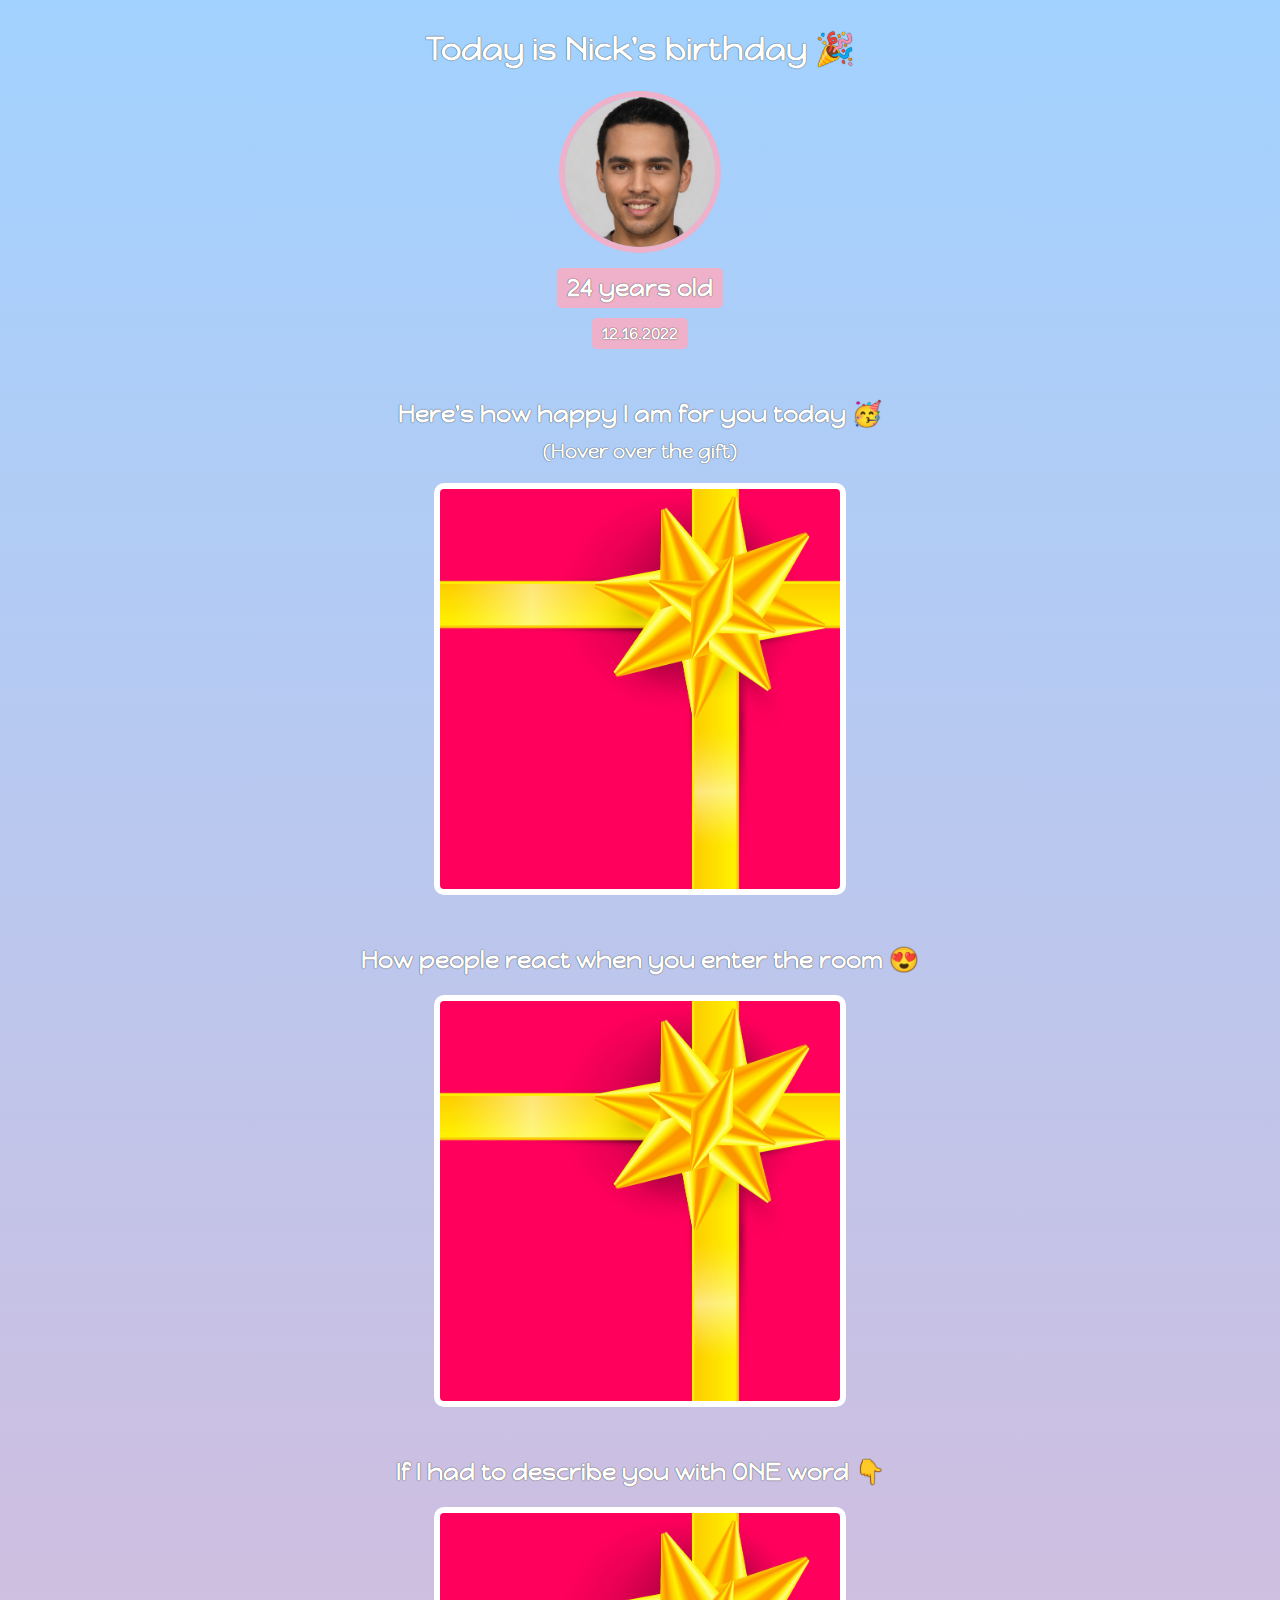
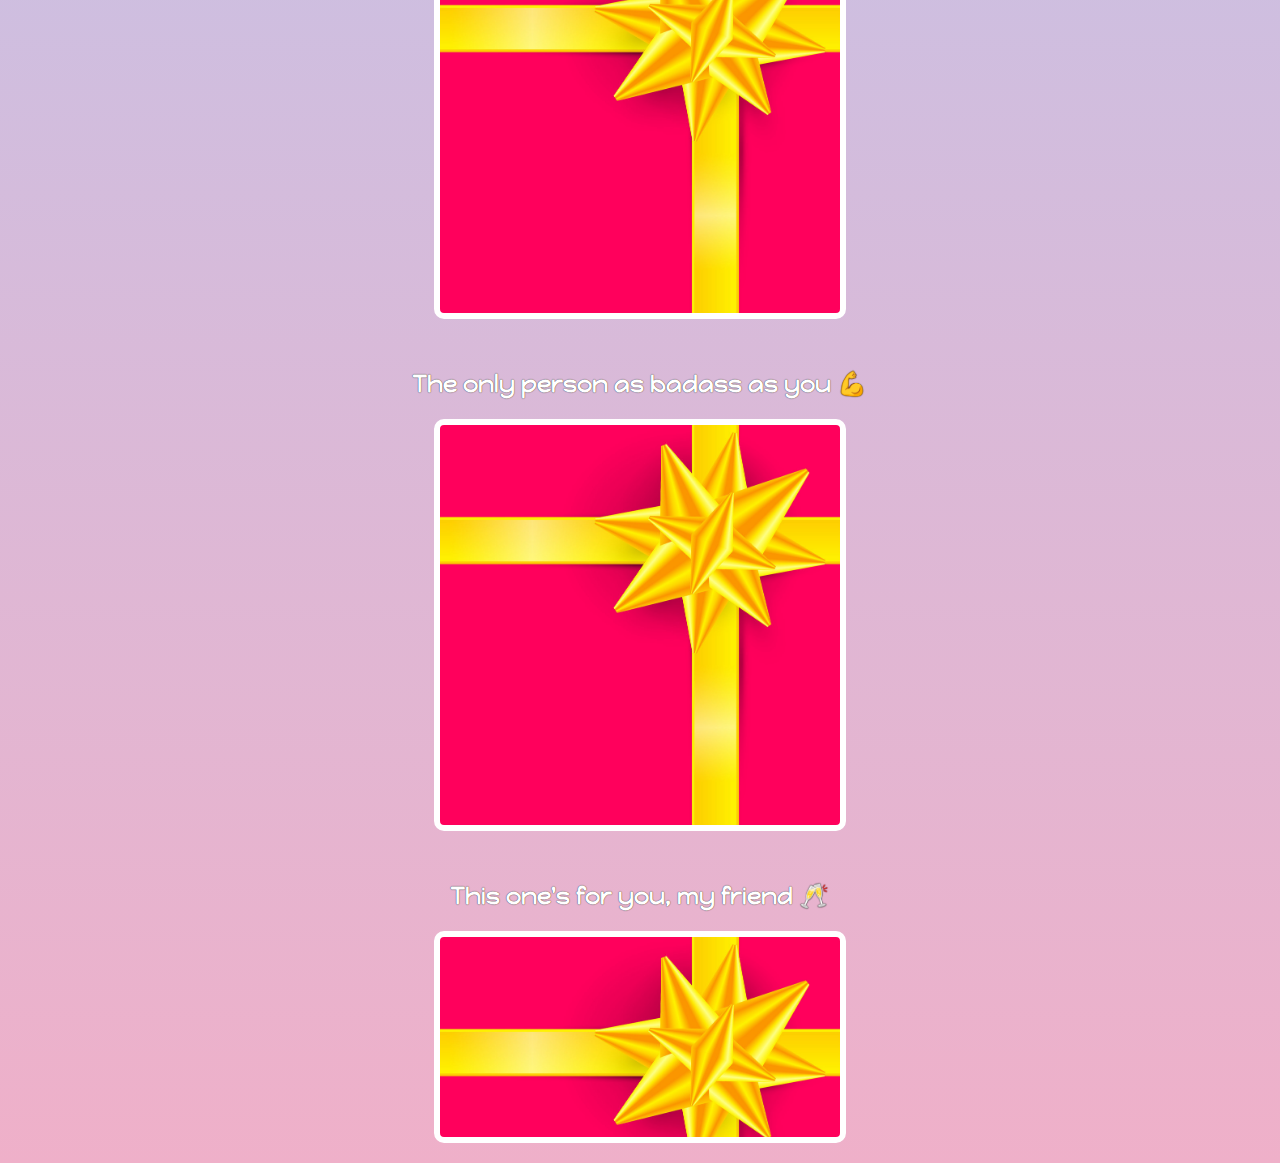
<file: birthday-giftsite/index.html>
<html>
    <head>
        <link rel="preconnect" href="https://fonts.googleapis.com">
        <link rel="preconnect" href="https://fonts.gstatic.com" crossorigin>
        <link href="https://fonts.googleapis.com/css2?family=Happy+Monkey&display=swap" rel="stylesheet">
        <link rel="stylesheet" href="styles.css">
    </head>
    <body>
        <div id="header">
            <h1>Today is Nick's birthday 🎉</h1>
            <img id="bff-img" src="images/nick.jpg">
            <h2 id="bday-age">24 years old</h2>
            <h4 id="bday-date">12.16.2022</h4>
        </div>
        
        <div class="gift-section">
            <h2 class="gift-title">Here's how happy I am for you today 🥳</h2>
            <h3 class="gift-hint">(Hover over the gift)</h3>
            <div class="gift-img" id="gift-img-happy"></div>
        </div>
        
        <div class="gift-section">
            <h2 class="gift-title">How people react when you enter the room 😍</h2>
            <div class="gift-img" id="gift-img-hot"></div>
        </div>
        
        <div class="gift-section">
            <h2 class="gift-title">If I had to describe you with ONE word 👇</h2>
            <div class="gift-img" id="gift-img-genius"></div>
        </div>
        
        <div class="gift-section">
            <h2 class="gift-title">The only person as badass as you 💪</h2>
            <div class="gift-img" id="gift-img-badass"></div>
        </div>
        
         <div class="gift-section">
            <h2 class="gift-title">This one's for you, my friend 🥂</h2>
            <div class="gift-img" id="gift-img-cheers"></div>
        </div>
        
    </body>
</html>
</file>
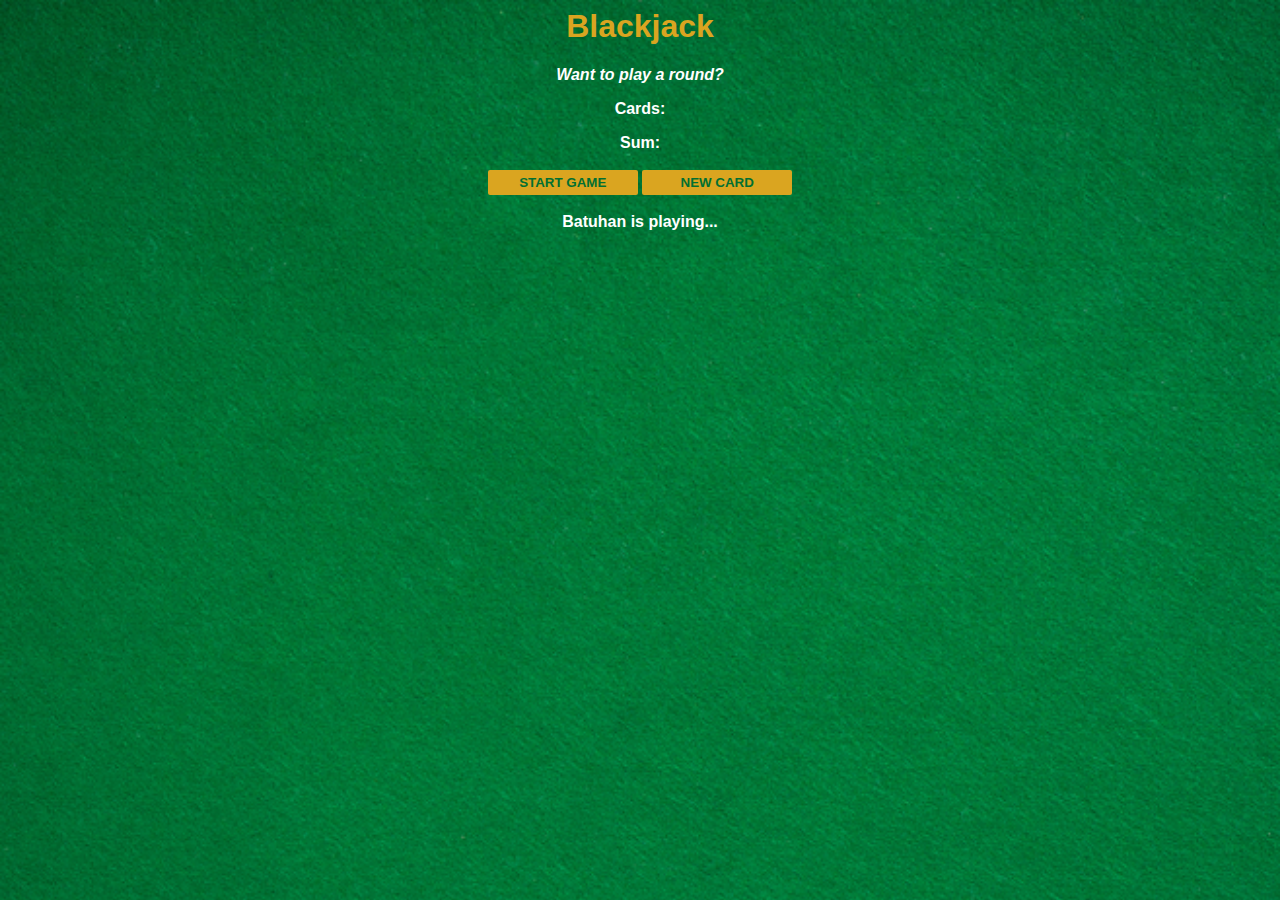
<file: blackjack-game/index.html>
<html>
    <head>
        <link rel="stylesheet" href="index.css">
    </head>
    <body>
        <h1>Blackjack</h1>
        <p id="message-el">Want to play a round?</p>
        <p id="cards-el">Cards:</p>
        <p id="sum-el">Sum:</p>
        <button onclick="startGame()">START GAME</button>
        <button onclick="newCard()">NEW CARD</button>
        <p id="player-el"></p>
        <script src="index.js"></script>
    </body>
</html>
</file>
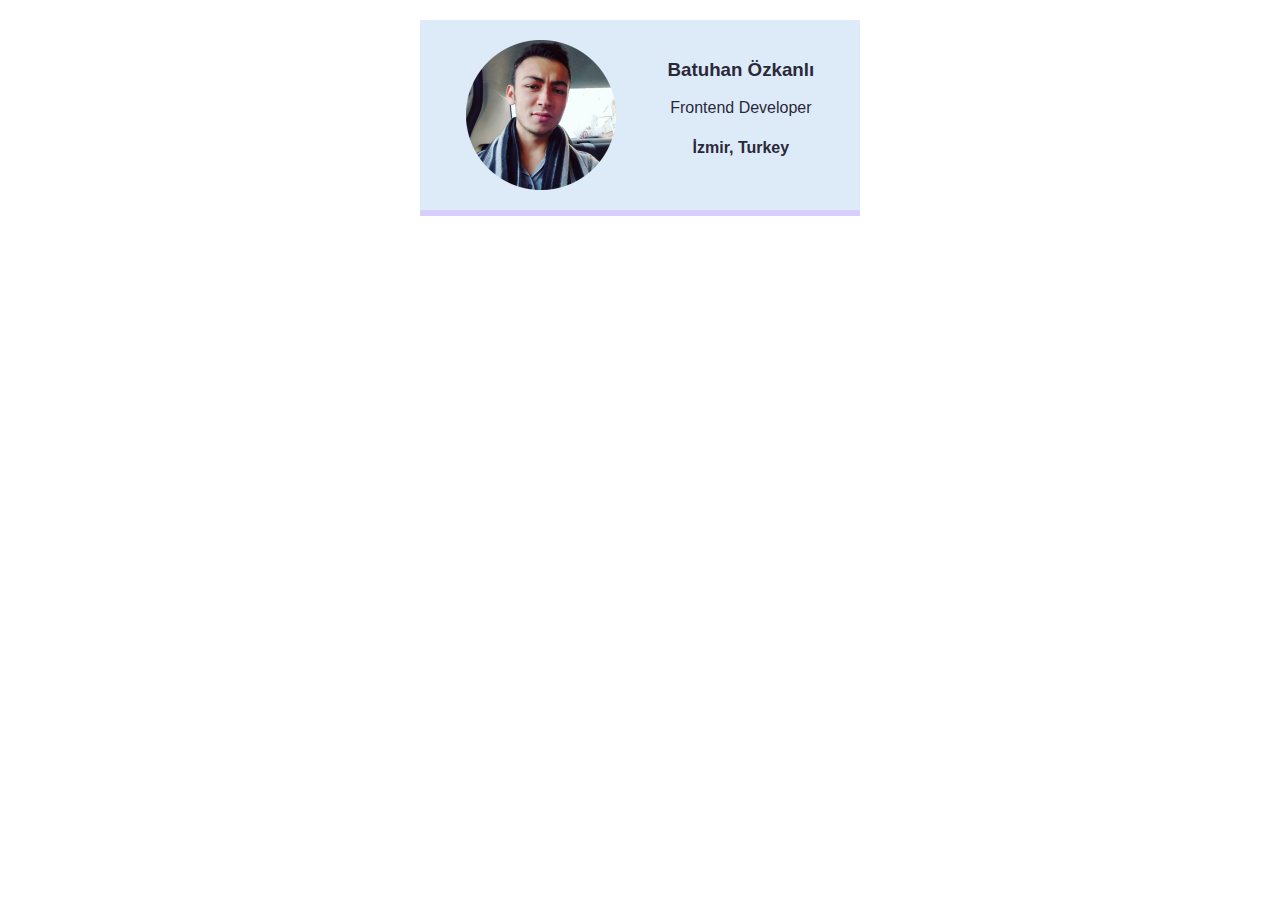
<file: business-card/index.html>
<html>
    <head>
        <link rel="stylesheet" href="styles.css" />
    </head>
    <body>
        <div class="card">
            <img class="avatar" src="images/Batuhan's Profile Picture.png"
                alt="Batuhan Özkanlı smiling at the camera with a colorful background">
            <div>
                <h3>Batuhan Özkanlı</h3>
                <p>Frontend Developer</p>
                <h4>İzmir, Turkey</h4>
            </div>
        </div>
    </body>
</html>
</file>
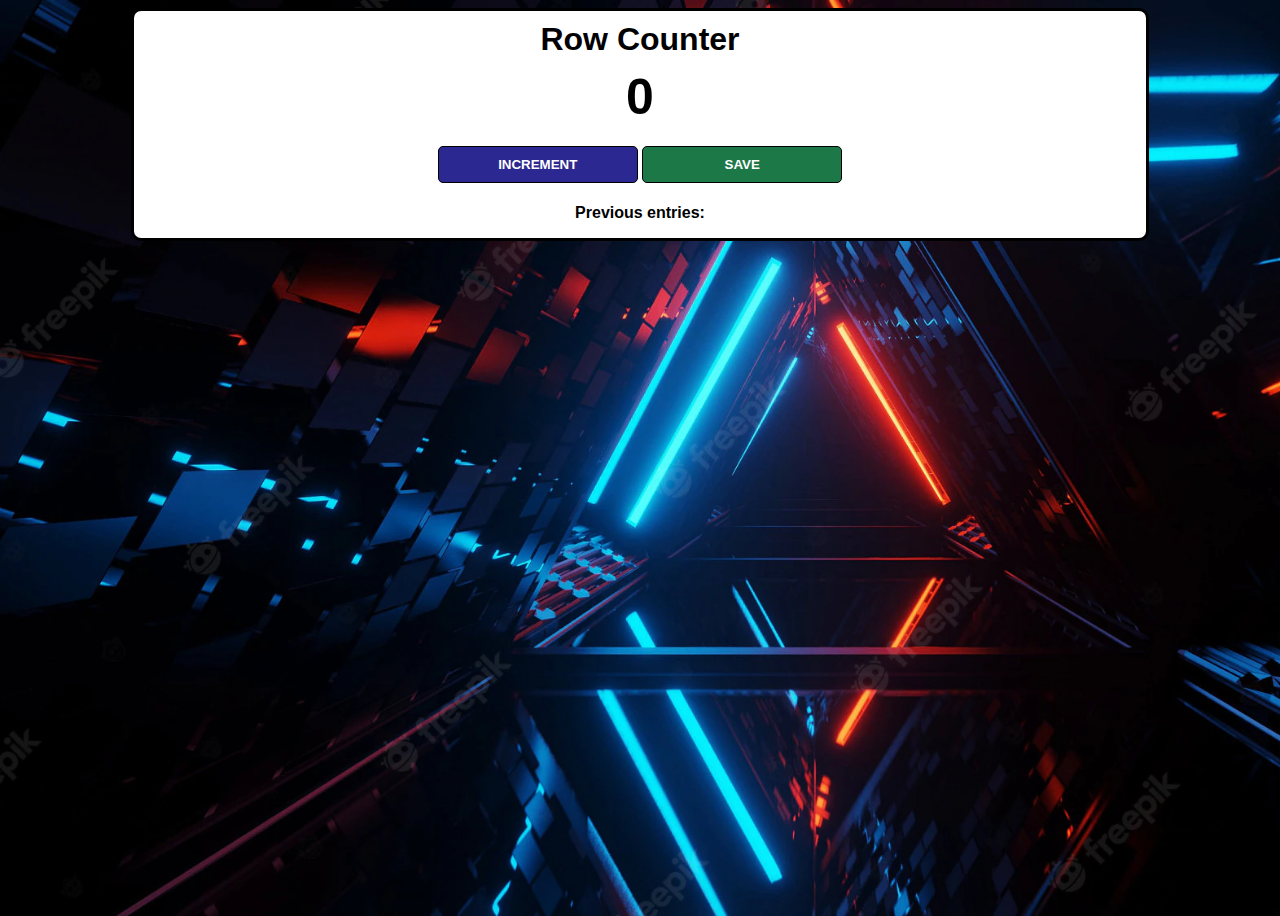
<file: CounterApp/index.html>
<html>
    <head>
        <link rel="stylesheet" href="index.css">
    </head>
    <body>
        <div class="container">
            <h1>Row Counter</h1>
            <h2 id="count-el">0</h2>
            <button id="increment-btn" onclick="increment()">INCREMENT</button>
            <button id="save-btn" onclick="save()">SAVE</button>
            <p id="save-el">Previous entries: </p>
        </div>
        <script src="index.js">
            nnerText
        </script>
    </body>
</html>
</file>
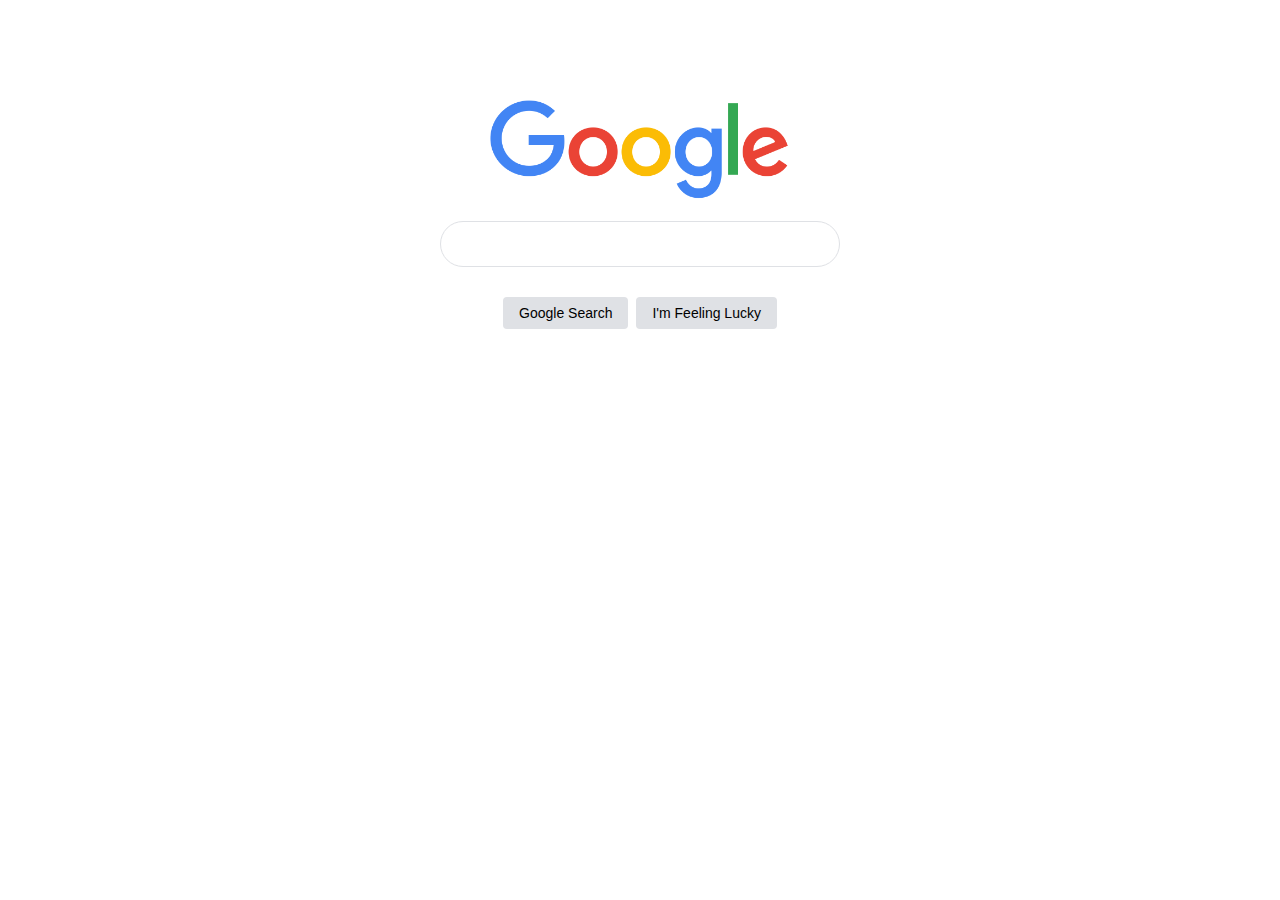
<file: google.com-clone/index.html>
<html>
    <head>
        <link rel="stylesheet" href="styles.css" />
    </head>
    <body>
        <div class="main">
            <img class="logo-img" src="google.png" />
            <input class="search-input" type="text" />
            <div class="btn-wrapper">
                <button class="btn">Google Search</button>
                <button class="btn">I'm Feeling Lucky</button>
            </div>
        </div>
    </body>
</html>
</file>
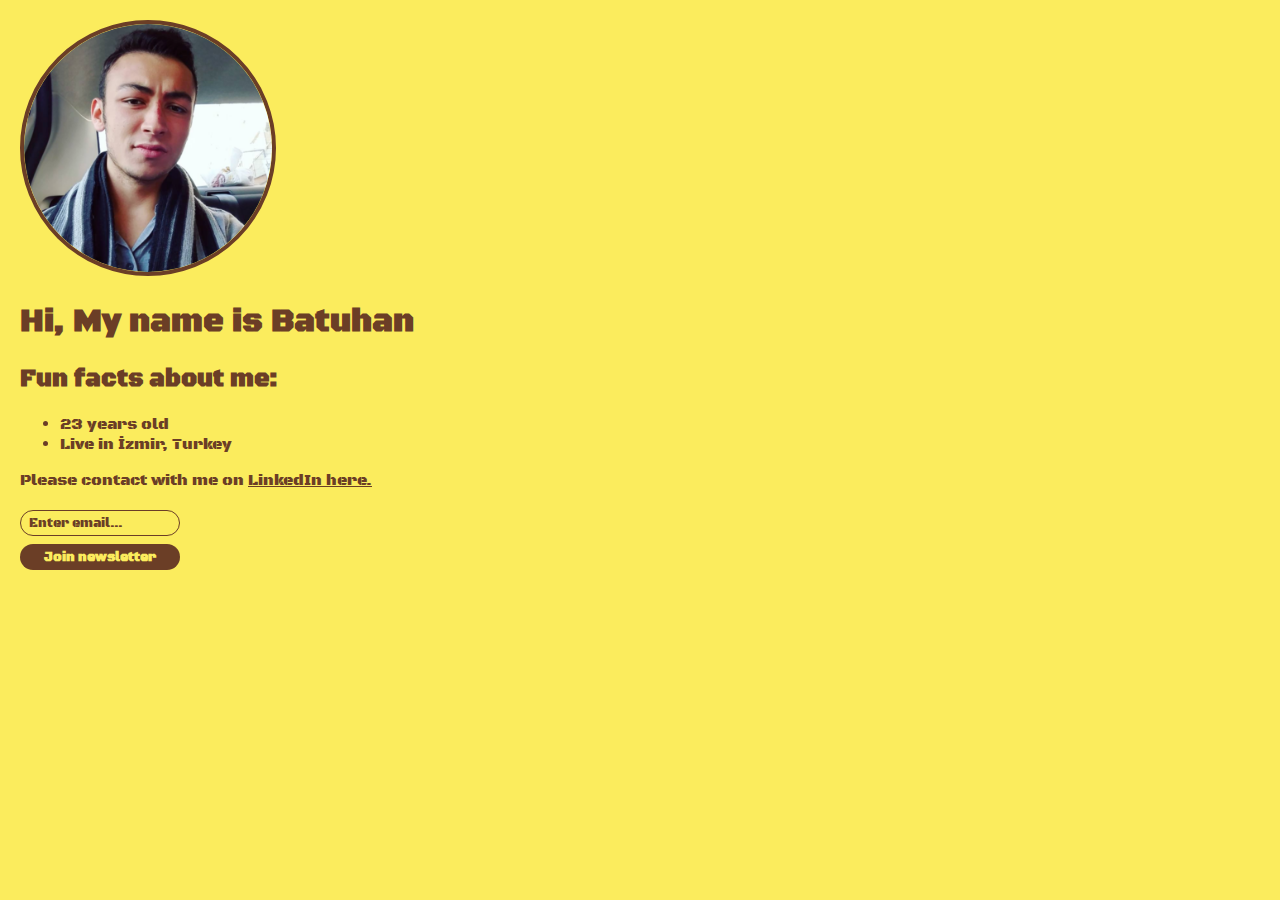
<file: personal-card/index.html>
<!doctype html>
<html>
    <head>
        <link rel="stylesheet" href="styles.css" />
        <link href="https://fonts.googleapis.com/css2?family=Bangers&family=Black+Ops+One&family=Creepster&family=La+Belle+Aurore&family=MedievalSharp&family=Orbitron&family=Rye&display=swap" rel="stylesheet">
        <script src="index.js"></script>
    </head>
    <body>
        <!-- 
        Challenge 1:
        Write the HTML for your personal website.
        -->
        <img src="Batuhan's Profile Picture.png">
        <h1>Hi, My name is Batuhan</h1>
        <h2>Fun facts about me:</h2>
        <ul>
            <li>23 years old</li>
            <li>Live in İzmir, Turkey</li>            
        </ul>
        <p>Please contact with me on <a href="https://www.linkedin.com/in/batuhan-ozkanli/" target="_blank">LinkedIn here.</a></p>
        <input type="text" placeholder="Enter email...">
        <button>Join newsletter</button>
        
    </body>
</html>
</file>
<file: birthday-giftsite/styles.css>
body {
    text-align: center;
    font-family: 'Happy Monkey', cursive;
    background: linear-gradient(#a2d2ff, #EFB0C9);
    color: #ffffff;
}

h1, h2, h3, h4, p {
    text-shadow: 0 0 1px black;
}

#bff-img {
    width: 150px;
    border-radius: 50%;
    border: 6px solid #EFB0C9;
    margin-bottom: 10px;
}

#bday-age {
    background: #EFB0C9;
    padding: 5px 10px;
    border-radius: 5px;
    margin: 5px 0 10px 0;
}

#bday-date {
    margin: 0;
    background: #EFB0C9;
    padding: 5px 10px;
    border-radius: 5px;
}

#header {
    display: flex;
    flex-direction: column;
    align-items: center;
}

.gift-section {
    margin-top: 50px;
}

.gift-title {
    margin-bottom: 10px;
}

.gift-hint {
    margin-top: 0;
}

#gift-img-cheers {
    height: 200px;
}

.gift-img {
    margin: 20px auto;
    max-width: 400px;
    height: 400px;
    border: 6px solid white;
    border-radius: 10px;
    background-image: url("images/gift-cover.jpg");
    background-size: cover;
}

#gift-img-happy:hover {
    background-image: url("images/happy.gif");
}

#gift-img-hot:hover {
    background-image: url("images/hot.gif");
}

#gift-img-genius:hover {
    background-image: url("images/genius.gif");
}

#gift-img-badass:hover {
    background-image: url("images/badass.gif");
}

#gift-img-cheers:hover {
    background-image: url("images/cheers.gif");
}

#footer {
    font-style: italic;
    width: 400px;
    margin: 40px auto 20px;
}

a {
    color: white;
}

/* 
Add the footer paragraph according to the design. 
Configure the anchor tag to open the link in a new tab.
Forgotten how to do it? Google it! 

Link: 
https://scrimba.com/learn/htmlandcss

Text:
Want to create your own Birthday GIFt site? Take this HTML & CSS course.
*/
</file>
<file: blackjack-game/index.css>
body {
    font-family: 'Trebuchet MS', 'Lucida Sans Unicode', 'Lucida Grande', Arial, sans-serif;
    background-image: url("images/table.png");
    background-size: cover;
    font-weight: bold;
    color: white;
    text-align: center;
}

h1 {
    color: goldenrod;
}

#message-el {
    font-style: italic;
}

button {
    color: #016f32;
    width: 150px;
    background: goldenrod;
    padding-top: 5px;
    padding-bottom: 5px;
    font-weight: bold;
    border: none;
    border-radius: 2px;
    margin-bottom: 2px;
    margin-top: 2px;
}
</file>
<file: business-card/styles.css>
body {
    margin: 20px;
    font-family: Verdana, Geneva, Tahoma, sans-serif;
}

.avatar {
    width: 150px;
}

.card {
    width: 400px;
    margin: 0 auto;
    padding: 20px;
    display: flex;
    justify-content: space-around;
    text-align: center;
    background: #ddebf8;
    color: #2b2839;
    border-bottom: 6px solid #d8cefe;
}

.border-blue {
    border: 1px dotted blue;
}
</file>
<file: CounterApp/index.css>
body {
    background-image: url("cool-geometric-triangular-figure-neon-laser-light-great-backgrounds-wallpapers_181624-9331.webp");
    background-size: cover;
    font-family: 'Open Sans', 'Helvetica Neue', sans-serif;
    text-align: center;
    height: 100vh;
}

.container {
    background: white;
    max-width: 80%;
    margin: auto;
    border: 3px solid black;
    border-radius: 10px;
}

h1 {
    margin-top: 10px;
    margin-bottom: 10px;
}

h2 {
    font-size: 50px;
    margin-top: 0;
    margin-bottom: 20px;
}

button {
    border: 1px solid black;
    padding-top: 10px;
    padding-bottom: 10px;
    color: white;
    font-weight: bold;
    width: 200px;
    margin-bottom: 5px;
    border-radius: 5px;
}

#increment-btn {
    background: #2C2891;
}

#save-btn {
    background: #1C7947; 
}

#save-el {
    font-weight: bold;
}
</file>
<file: google.com-clone/styles.css>
.main {
    margin-top: 100px;    
}

.logo-img {
    display: block;
    width: 300px;
    margin-bottom: 20px;
    margin-left: auto;
    margin-right: auto;
}

.search-input {
    display: block;
    width: 400px;
    margin-left: auto;
    margin-right: auto;
    line-height: 24px;
    padding-top: 10px;
    padding-bottom: 10px;
    padding-left: 30px;
    padding-right: 30px;
    border: 1px solid #dfe1e5;
    border-radius: 24px;
}

.btn-wrapper {
    display: flex;
    justify-content: center;
}

.btn {
    margin-left: 4px;
    margin-right: 4px;
    margin-top: 30px;
    background: #dfe1e5;
    border: none;
    padding-top: 8px;
    padding-bottom: 8px;
    padding-left: 16px;
    padding-right: 16px;
    border-radius: 4px;
    font-size: 14px;
}
</file>
<file: personal-card/styles.css>
:root {
    --superhero: 'Bangers', cursive;
    --fantasy: 'MedievalSharp', cursive;
    --space: 'Orbitron', sans-serif;
    --military: 'Black Ops One', cursive;
    --romantic: 'La Belle Aurore', cursive;
    --scary: 'Creepster', cursive;
    --cowboy: 'Rye', cursive;
    --regular: sans-serif;
    --fantasy: 'MedievalSharp', cursive;
    --font: var(--regular);
    --sharp: 0;
    --soft: 10px;
    --round: 100px;
    
    --image: var(--soft);
    
    --background: #f5f5f5;
    --text: #222222;
    
    --light: var(--background);
    --dark: var(--text);
}


body, html {
    margin: 0;
    padding: 10px;
    background: var(--background);
    color: var(--text);
    font-family: var(--font);
}

img {
    width: 20%;
    border-radius: calc(var(--image) * 2);
    border: 4px solid var(--text);
}

a {
    color: var(--text);
}

input {
    display: block;
    margin: 20px 0 0;
    width: 160px;
    box-sizing: border-box;
    padding: 4px 8px;
    border-width: 1px; 
    border-style: solid;
    border-color:  var(--text);
    color: var(--text);
    background: none;
    border-radius: var(--image);
    font-family: var(--font);
}

::placeholder {
    color: var(--text);
}

button {
    border-radius: var(--image);
    padding: 5px 10px;
    border: none;
    background: var(--text);
    color: var(--background);
    font-weight: bold;
    box-sizing: border-box;
    display: block;
    margin: 8px 0;
    cursor: pointer;
    font-family: var(--font);
    width: 160px;
}
</file>
